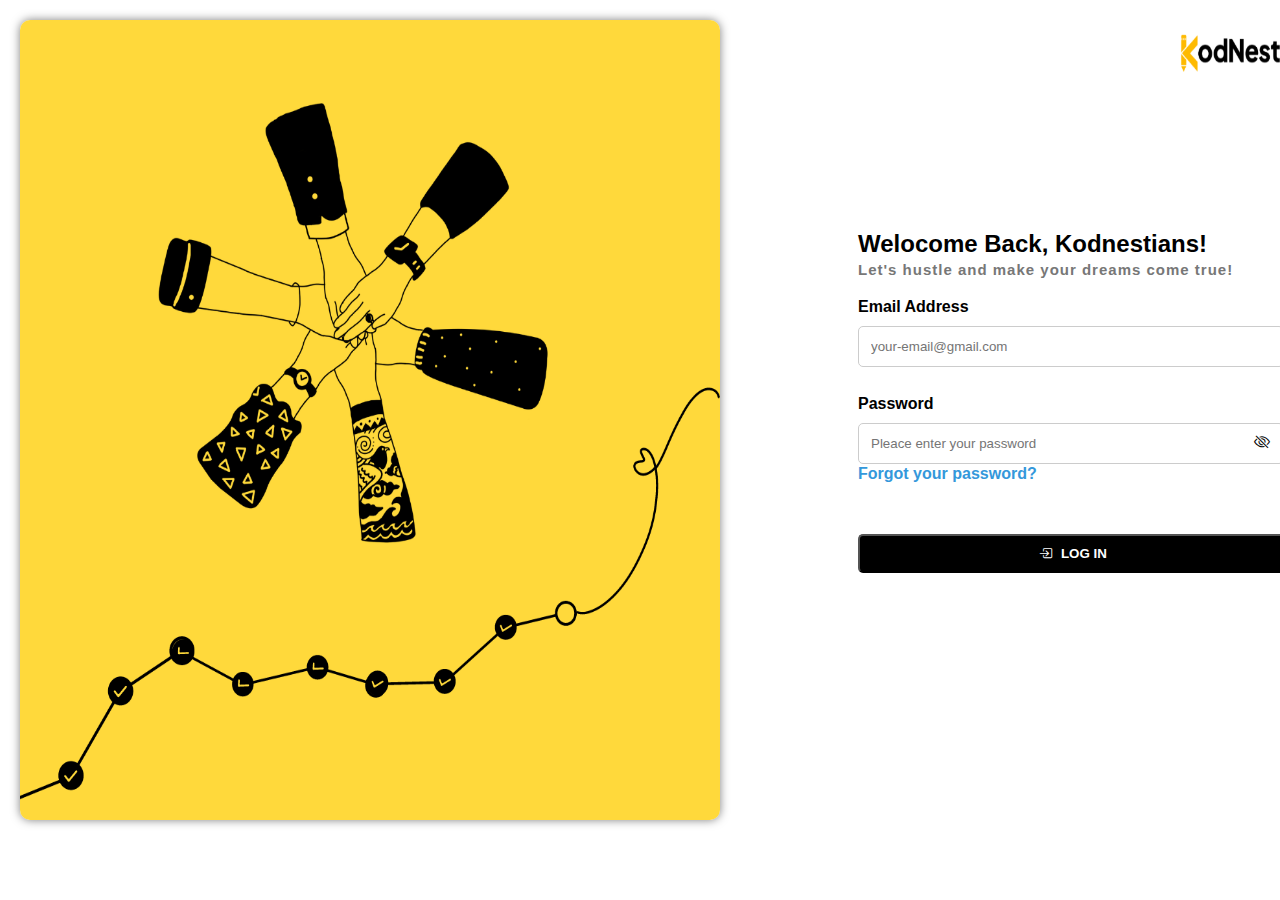
<file: index.html>
<!DOCTYPE html>
<html lang="en">
<head>
    <meta charset="UTF-8">
    <meta name="viewport" content="width=device-width, initial-scale=1.0">
    <title>KodnestClone</title>
    <link rel="stylesheet" href="style.css">
    <link rel="stylesheet" href="https://cdn.jsdelivr.net/npm/bootstrap-icons@1.10.5/font/bootstrap-icons.css">
</head>
<body>
    <div class="img2"><img src="Logo.png" alt="Kodnest-Logo"></div>
    <div class="img1">
    <img src="login5.png" alt="Login image">
     </div>
    <div class="container">
    <h2 class="Welocome"><b>Welocome Back, Kodnestians!</b></h2>
    <h2 class="hh2">Let's hustle and make your dreams come true!</h2>
    <div class="form">
    <label for="email"><b>Email Address</b></label><br>
    <input type="text" placeholder="your-email@gmail.com"><br><br>
    <label for="password"><b>Password</b></label><br>
    <div class="eye"><input type="password" placeholder="Pleace enter your password"><i class="bi bi-eye-slash"></i><br></div>
    </div>
    <h4><a href="#">Forgot your password?</a></h4> 
    <button class="Login-btn"><i class="bi bi-box-arrow-in-right"></i>
        <b> LOG IN</b></button> 

    </div>
</body>
</html>
</file>
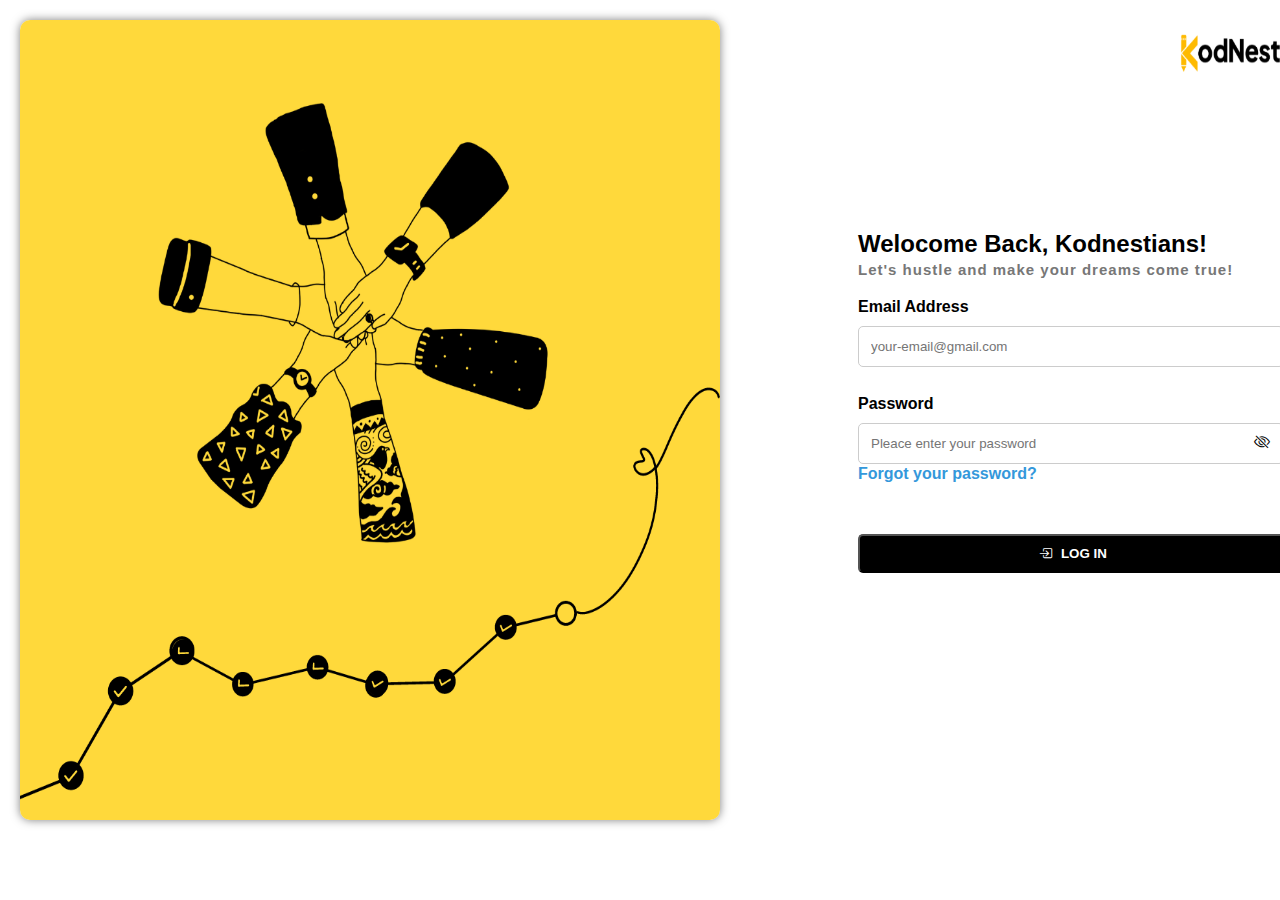
<file: home.html>
<!DOCTYPE html>
<html lang="en">
<head>
    <meta charset="UTF-8">
    <meta name="viewport" content="width=device-width, initial-scale=1.0">
    <title>KodnestClone</title>
    <link rel="stylesheet" href="home.css">
    <link rel="stylesheet" href="https://cdn.jsdelivr.net/npm/bootstrap-icons@1.10.5/font/bootstrap-icons.css">
</head>
<body>
    <div class="img2"><img src="Logo.png" alt="Kodnest-Logo"></div>
    <div class="img1">
    <img src="login5.png" alt="Login image">
     </div>
    <div class="container">
    <h2 class="Welocome"><b>Welocome Back, Kodnestians!</b></h2>
    <h2 class="hh2">Let's hustle and make your dreams come true!</h2>
    <div class="form">
    <label for="email"><b>Email Address</b></label><br>
    <input type="text" placeholder="your-email@gmail.com"><br><br>
    <label for="password"><b>Password</b></label><br>
    <div class="eye"><input type="password" placeholder="Pleace enter your password"><i class="bi bi-eye-slash"></i><br></div>
    </div>
    <h4><a href="#">Forgot your password?</a></h4> 
    <button class="Login-btn"><i class="bi bi-box-arrow-in-right"></i>
        <b> LOG IN</b></button> 

    </div>
</body>
</html>
</file>
<file: style.css>
.container{
    margin-left: 850px;
    margin-top: 230px;
    font-family: 'Gill Sans', 'Gill Sans MT', Calibri, 'Trebuchet MS', sans-serif;
}
.img2 img{
    position: absolute;
    top: 10px;
    left: 1150px;
    width: 150px;
    height: 100px;
}
.img1 img{
    position: absolute;
    top: 20px;
    left: 20px;
    width: 700px;
    height: 800px;
    border-radius: 10px;
    box-shadow: 0 0 10px rgba(0, 0, 0, 0.5);
}
.form{
    margin-top: 10px;
}
input{
    margin-top: 10px;
    margin-bottom: 10px;
    padding: 12px;
    border-radius: 5px;
    border: 1px solid #ccc;
    width: 400px;
}
.hh2{
    margin-bottom: 20px;
    margin-top: -17px;
    font-size: 15px;
    letter-spacing: 1px;
    color: #777;
}
h4 a{
    position:relative;
    top: -30px;
    color: #3498db;
    text-decoration: none;
}
.Login-btn{
    width: 430px;
    background-color: black;
    color: white;
    padding: 10px;
    border-radius: 5px;
    cursor: pointer;
}
button i {
    margin-right: 5px;
}
.eye i{
    margin-left: -30px;
}
</file>
<file: home.css>
.container{
    margin-left: 850px;
    margin-top: 230px;
    font-family: 'Gill Sans', 'Gill Sans MT', Calibri, 'Trebuchet MS', sans-serif;
}
.img2 img{
    position: absolute;
    top: 10px;
    left: 1150px;
    width: 150px;
    height: 100px;
}
.img1 img{
    position: absolute;
    top: 20px;
    left: 20px;
    width: 700px;
    height: 800px;
    border-radius: 10px;
    box-shadow: 0 0 10px rgba(0, 0, 0, 0.5);
}
.form{
    margin-top: 10px;
}
input{
    margin-top: 10px;
    margin-bottom: 10px;
    padding: 12px;
    border-radius: 5px;
    border: 1px solid #ccc;
    width: 400px;
}
.hh2{
    margin-bottom: 20px;
    margin-top: -17px;
    font-size: 15px;
    letter-spacing: 1px;
    color: #777;
}
h4 a{
    position:relative;
    top: -30px;
    color: #3498db;
    text-decoration: none;
}
.Login-btn{
    width: 430px;
    background-color: black;
    color: white;
    padding: 10px;
    border-radius: 5px;
    cursor: pointer;
}
button i {
    margin-right: 5px;
}
.eye i{
    margin-left: -30px;
}
</file>
